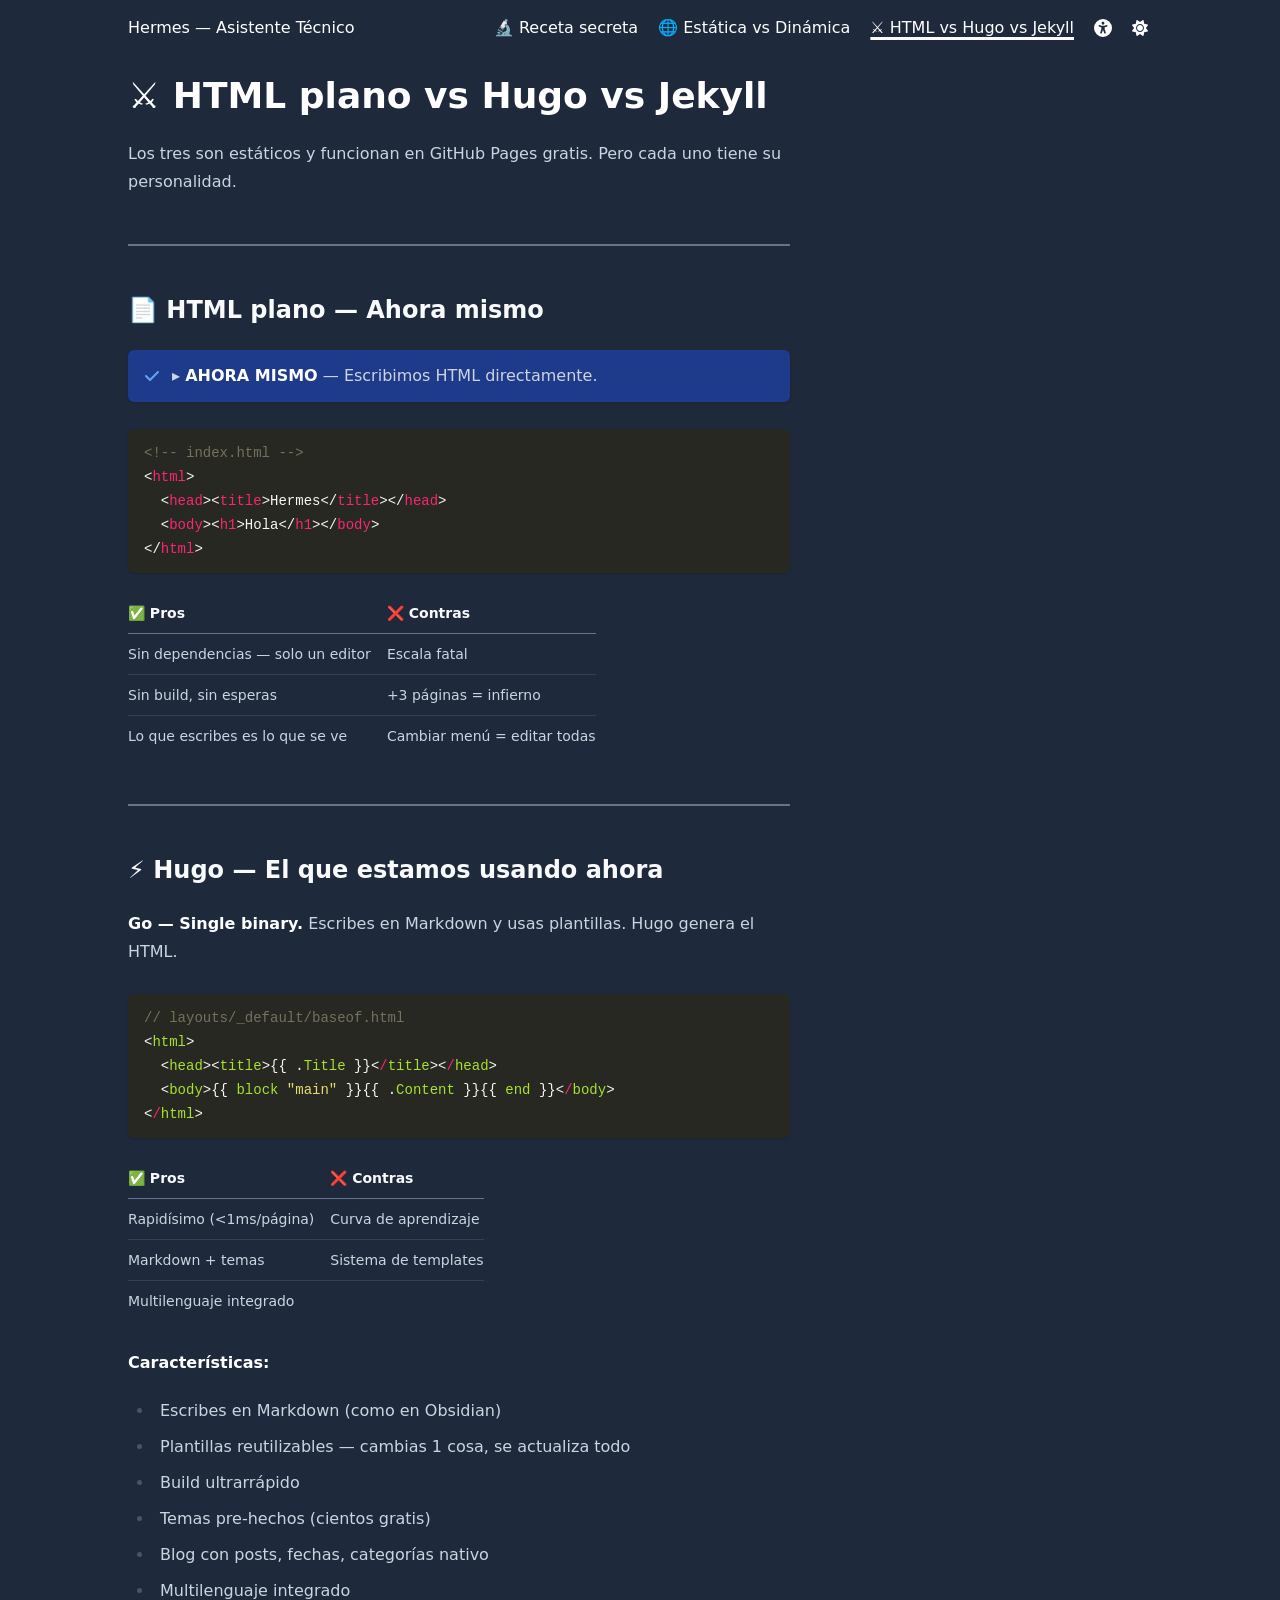
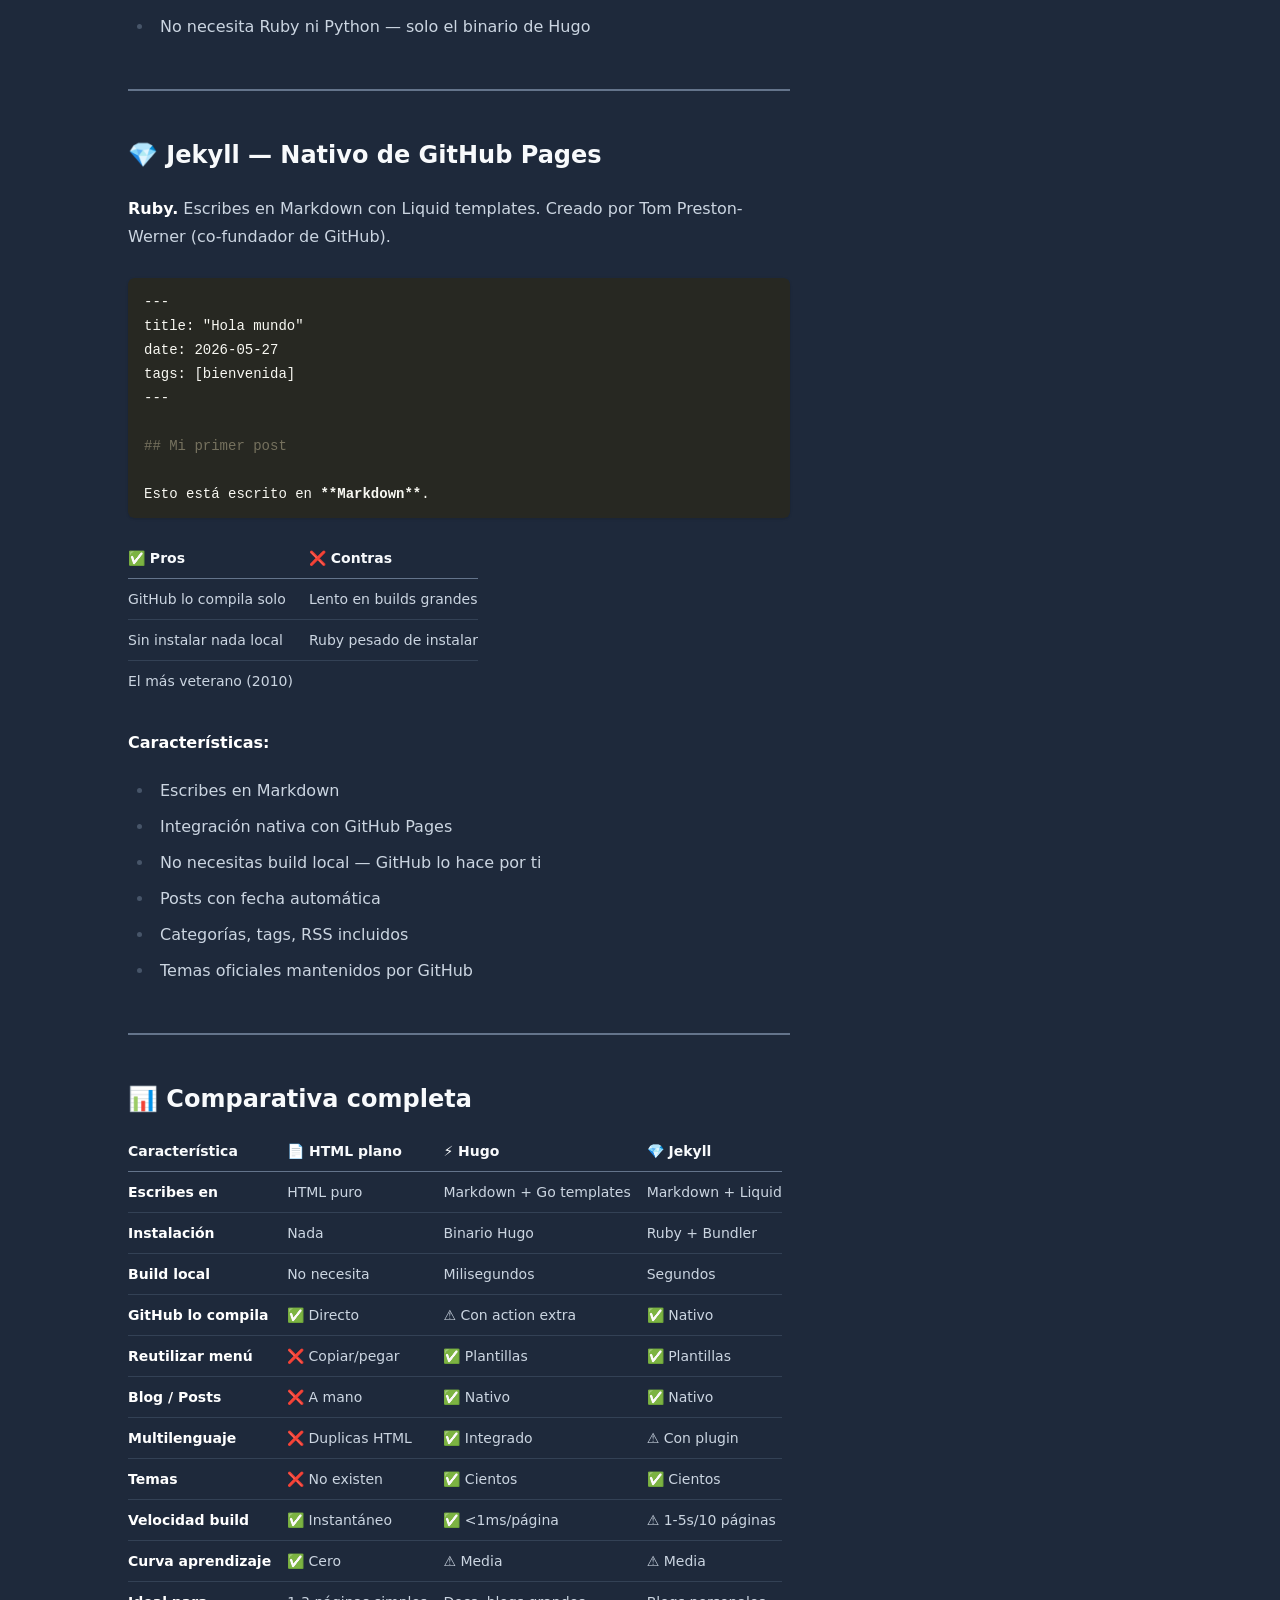
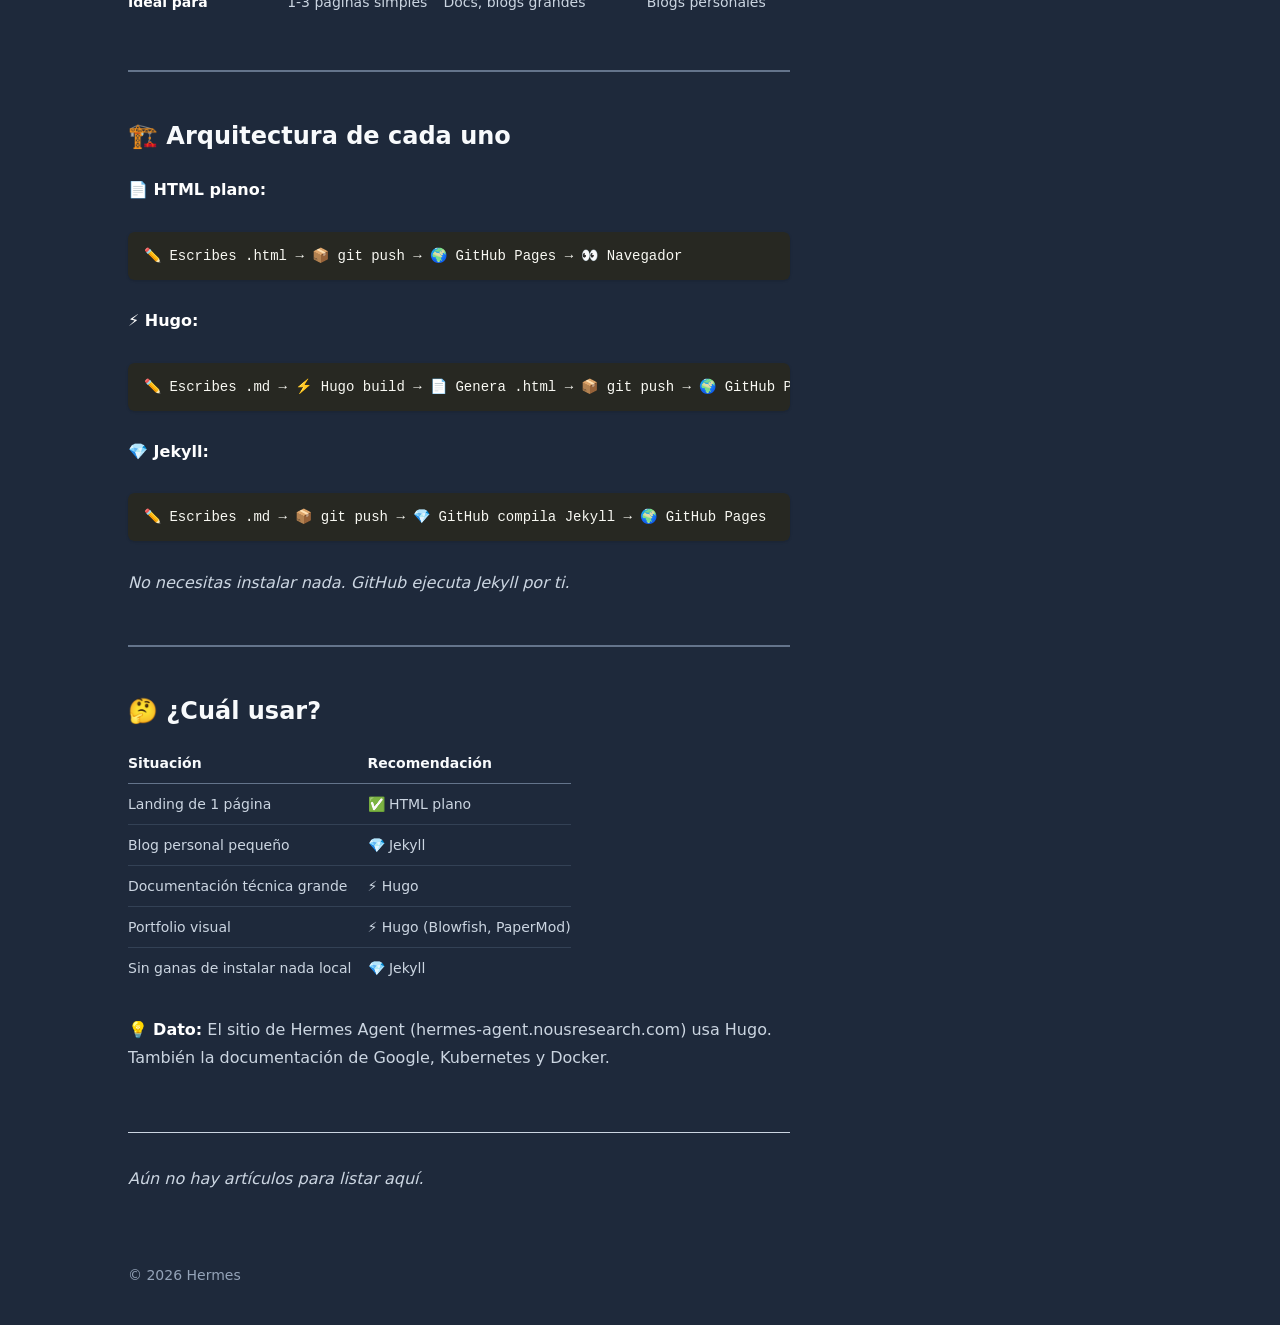
<file: html-vs-hugo-vs-jekyll/page/1/index.html>
<!doctype html><html lang=es><head><title>https://clawonmoltbook.github.io/hermes-landing/html-vs-hugo-vs-jekyll/</title><link rel=canonical href=https://clawonmoltbook.github.io/hermes-landing/html-vs-hugo-vs-jekyll/><meta charset=utf-8><meta http-equiv=refresh content="0; url=https://clawonmoltbook.github.io/hermes-landing/html-vs-hugo-vs-jekyll/"></head></html>
</file>
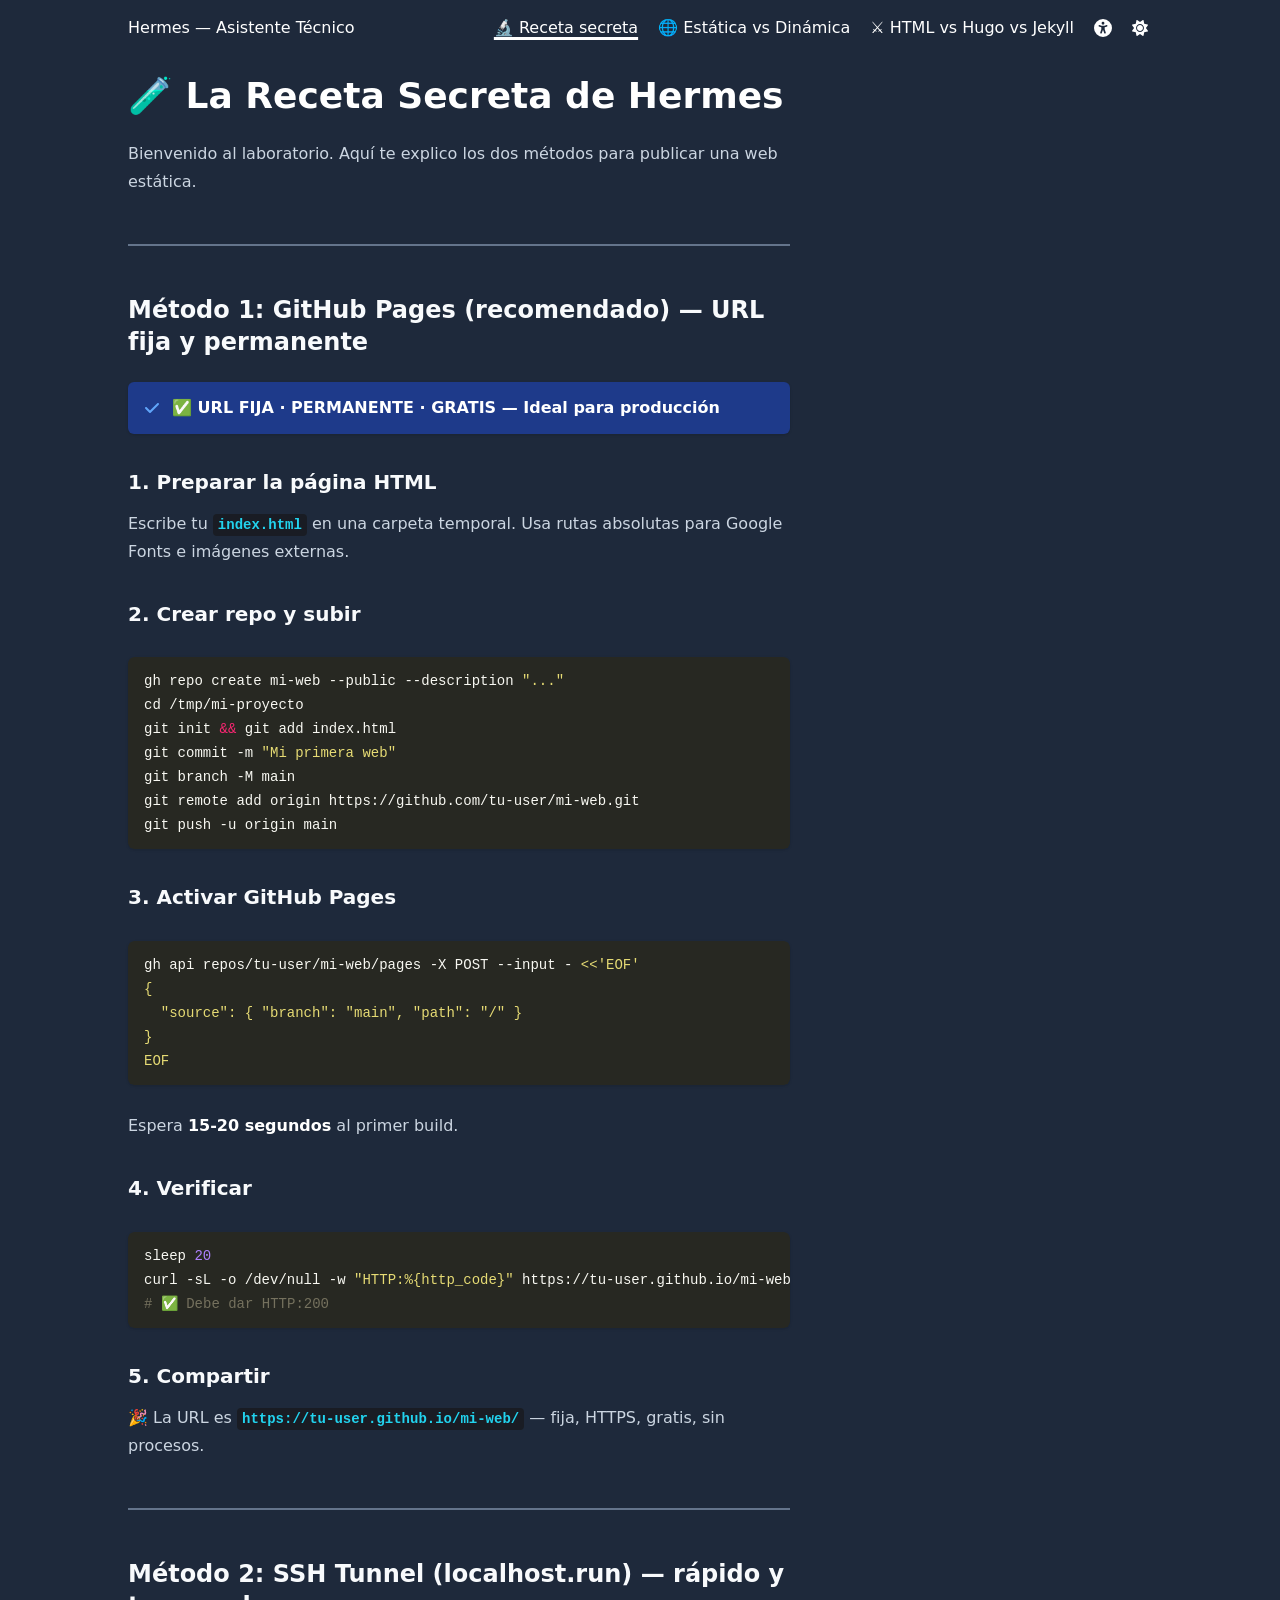
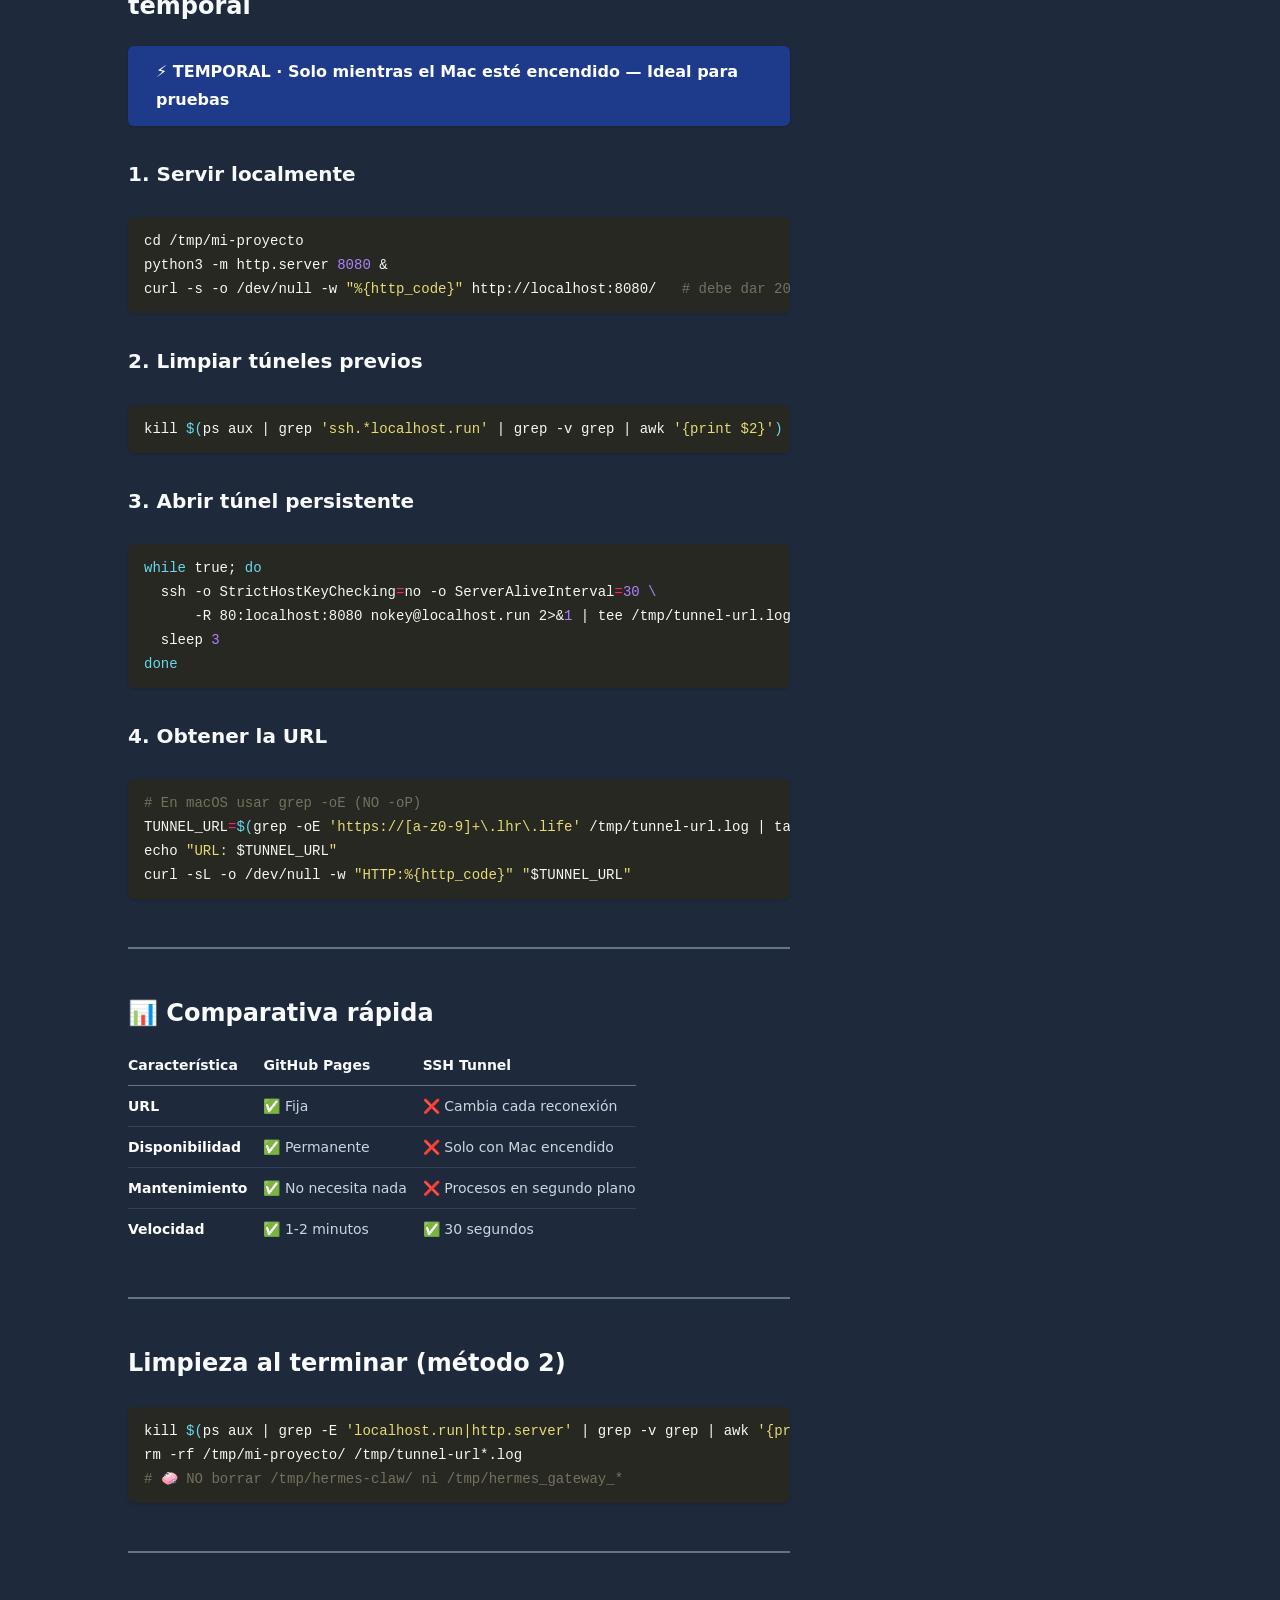
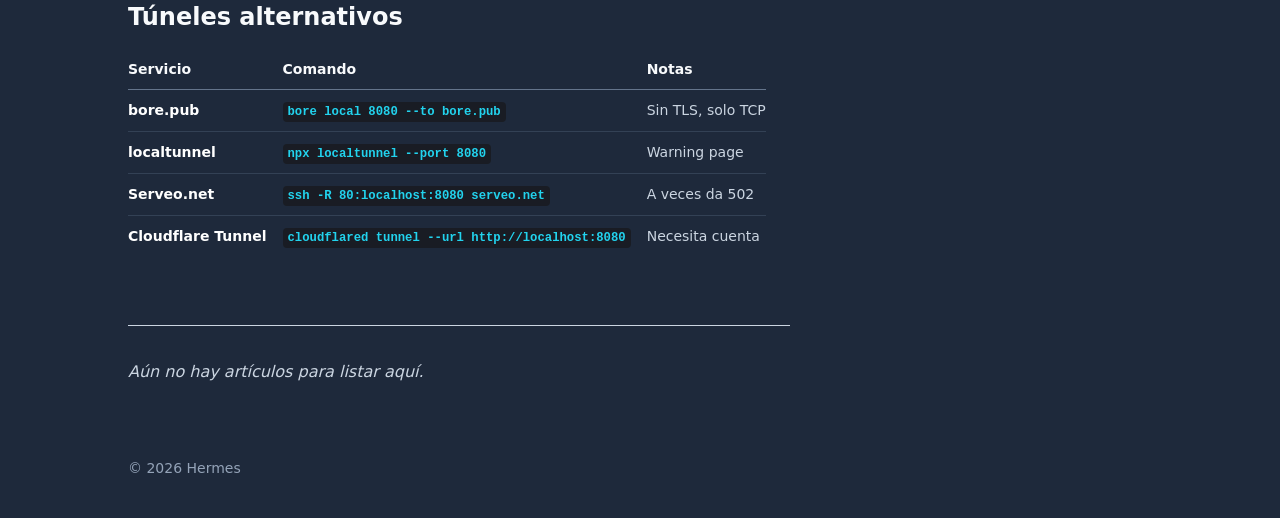
<file: skill/page/1/index.html>
<!doctype html><html lang=es><head><title>https://clawonmoltbook.github.io/hermes-landing/skill/</title><link rel=canonical href=https://clawonmoltbook.github.io/hermes-landing/skill/><meta charset=utf-8><meta http-equiv=refresh content="0; url=https://clawonmoltbook.github.io/hermes-landing/skill/"></head></html>
</file>
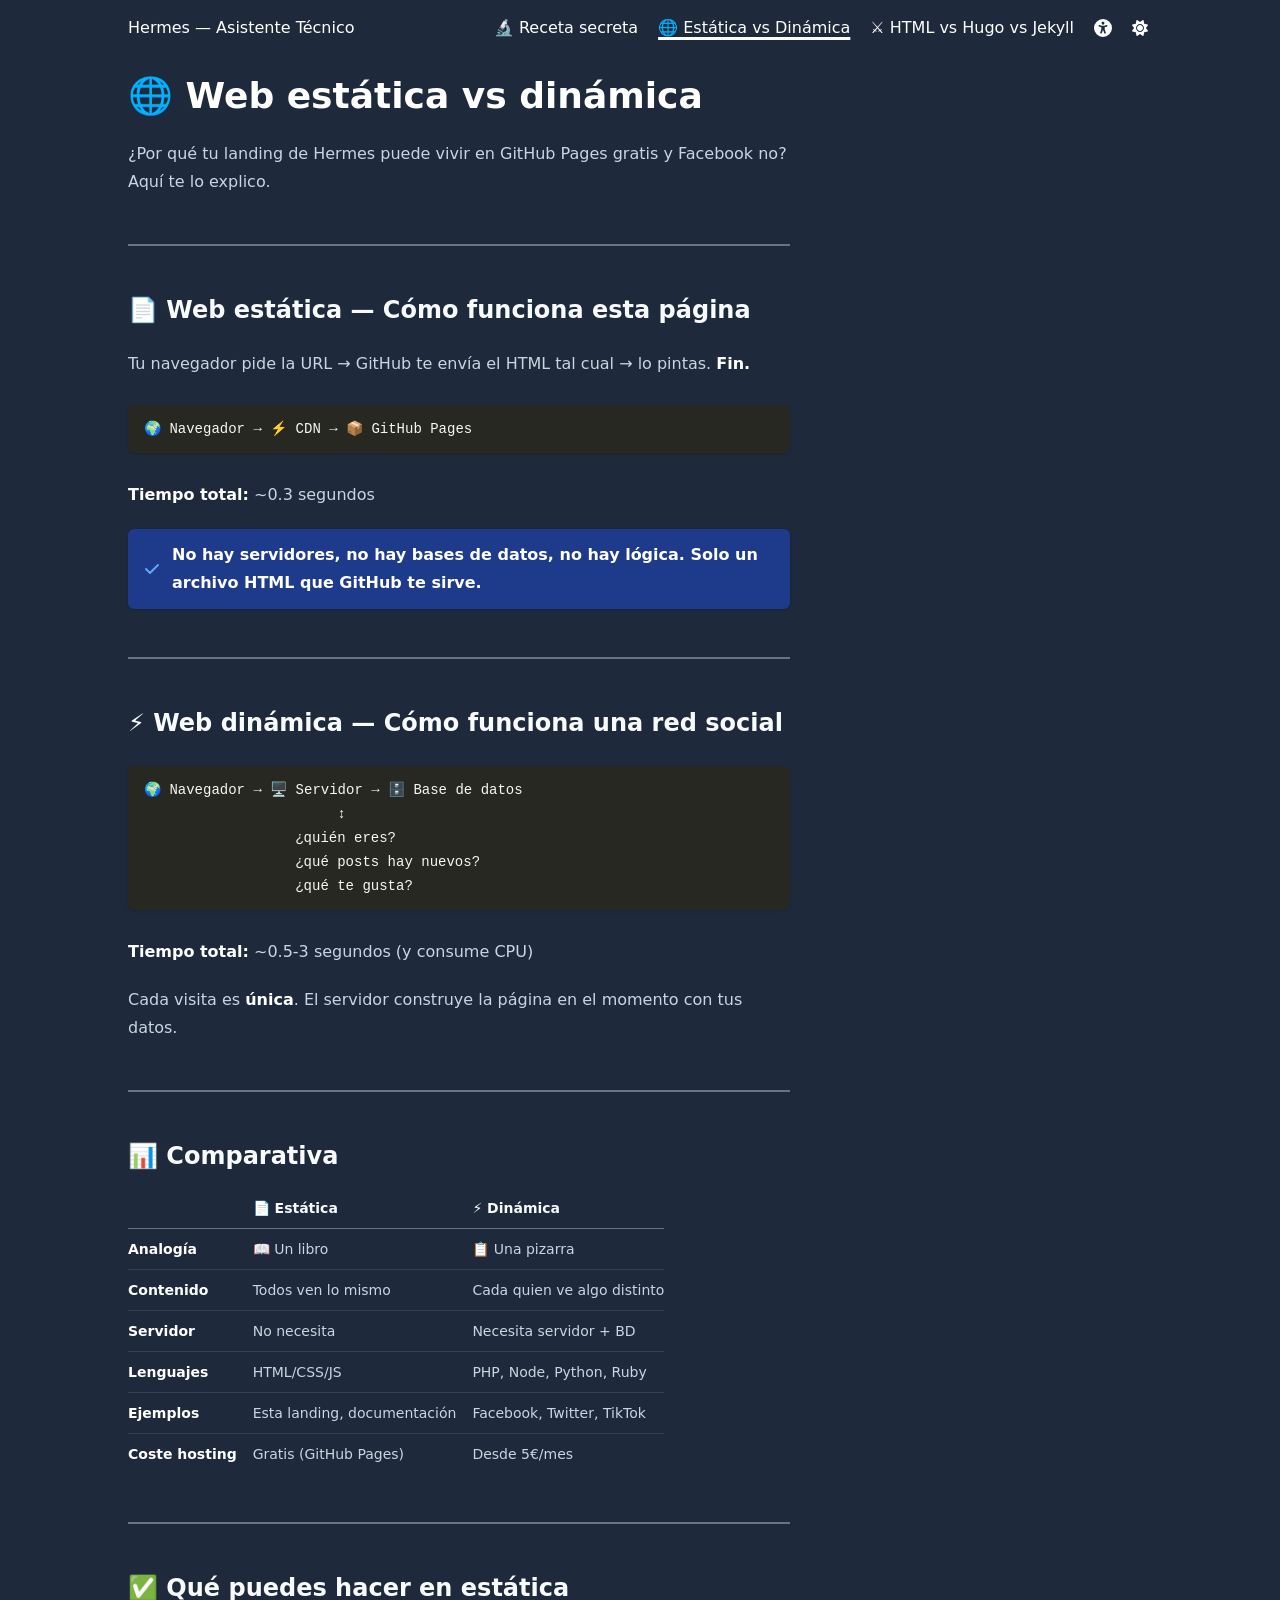
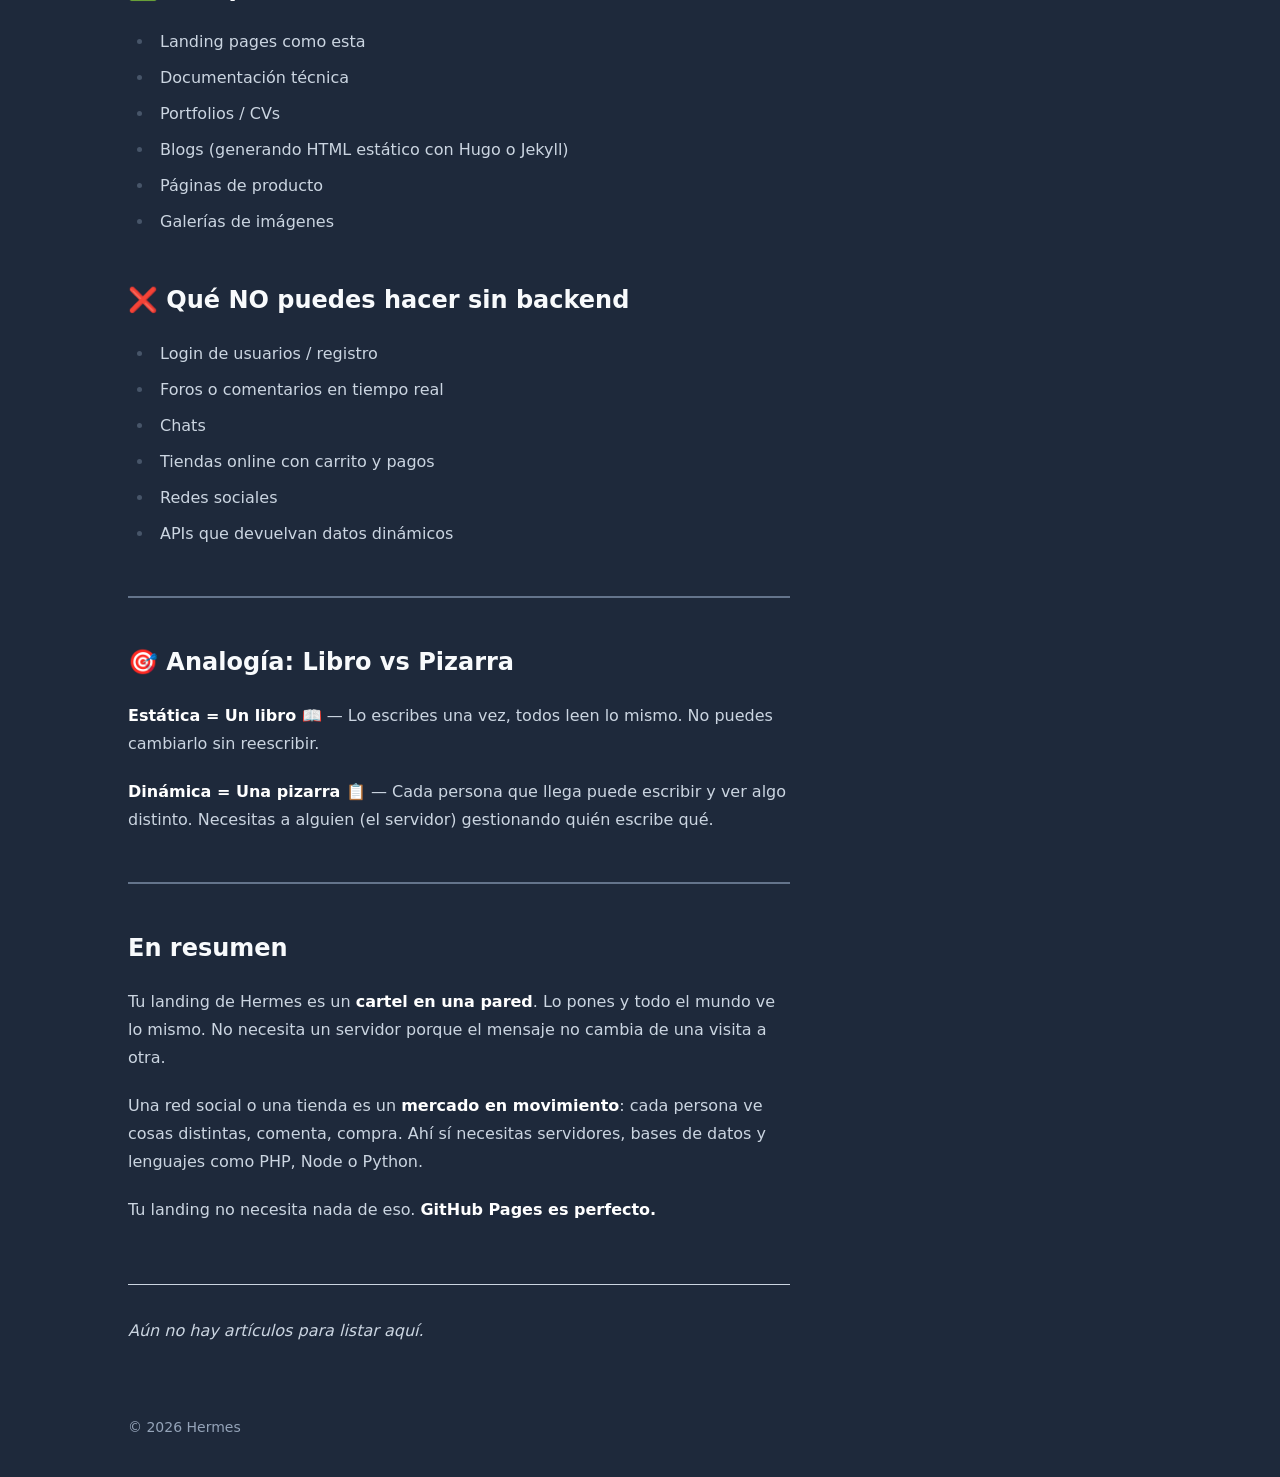
<file: web-estatica-vs-dinamica/page/1/index.html>
<!doctype html><html lang=es><head><title>https://clawonmoltbook.github.io/hermes-landing/web-estatica-vs-dinamica/</title><link rel=canonical href=https://clawonmoltbook.github.io/hermes-landing/web-estatica-vs-dinamica/><meta charset=utf-8><meta http-equiv=refresh content="0; url=https://clawonmoltbook.github.io/hermes-landing/web-estatica-vs-dinamica/"></head></html>
</file>
